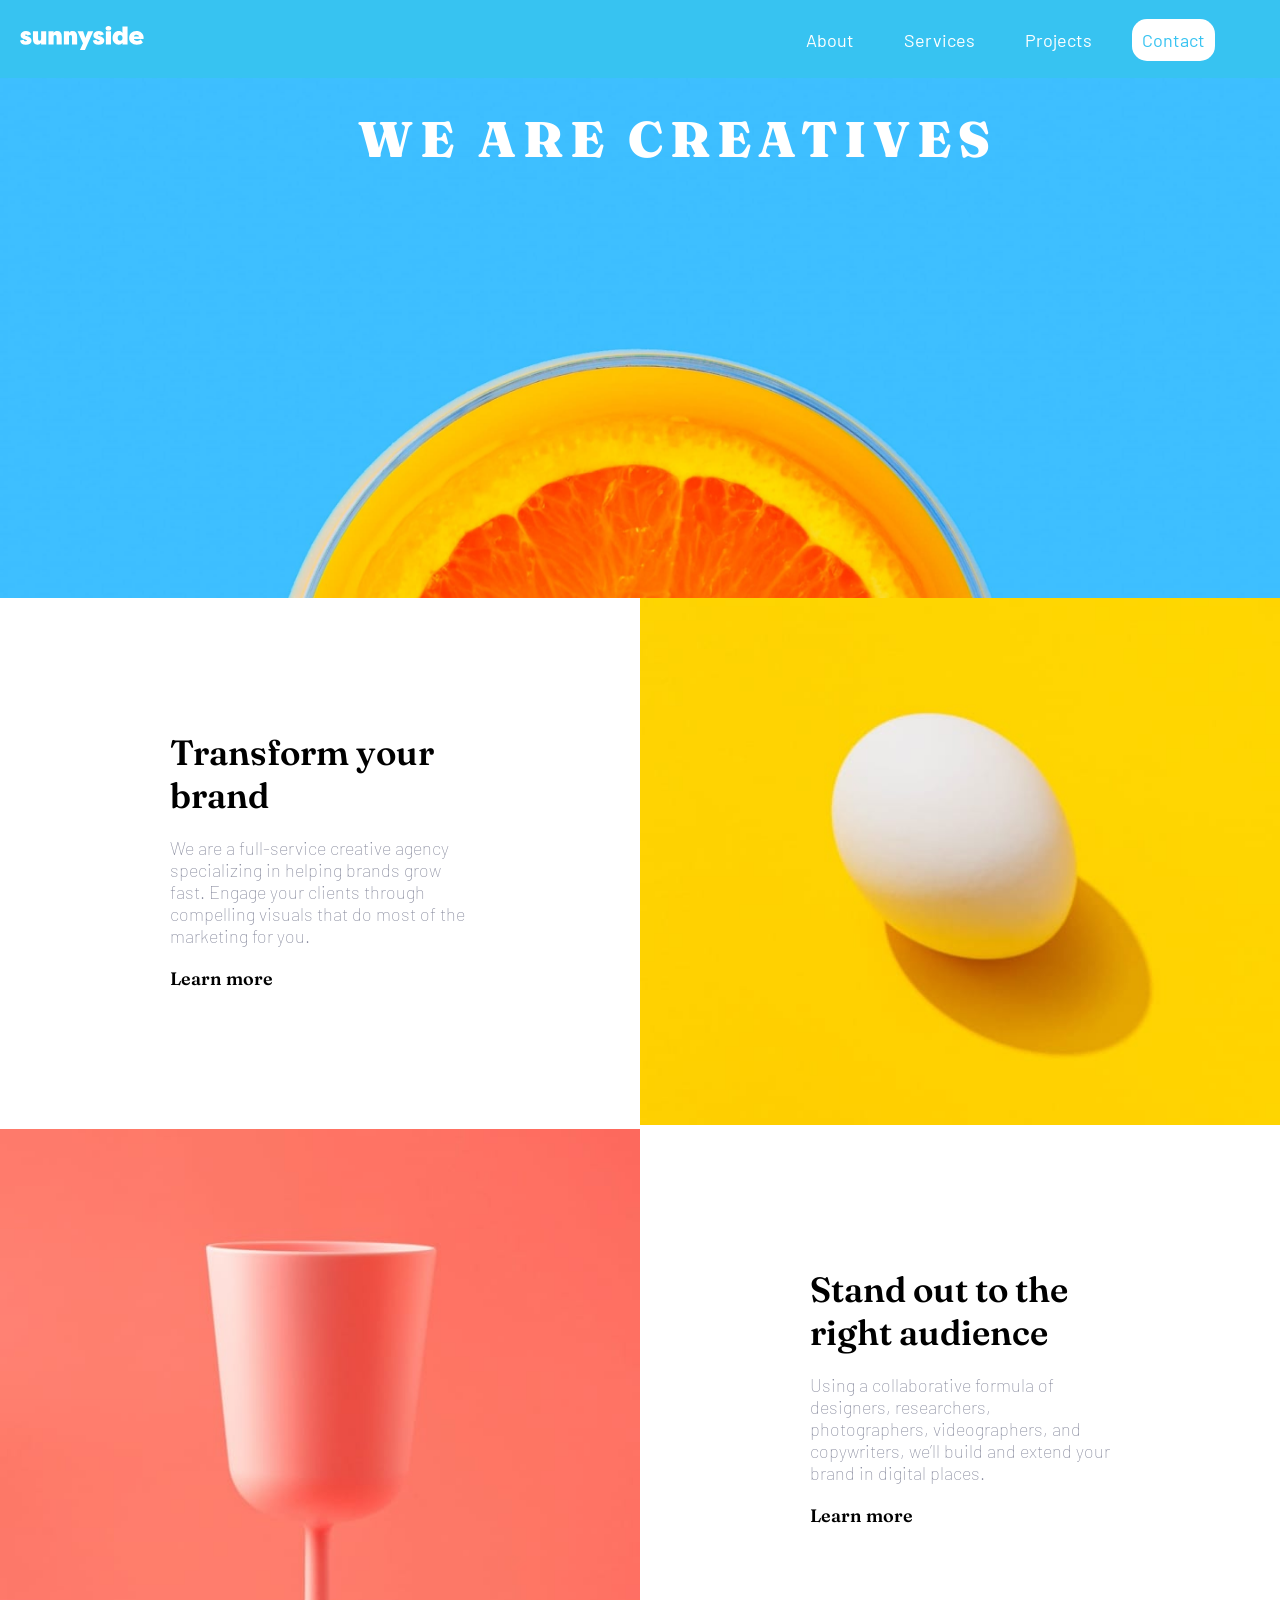
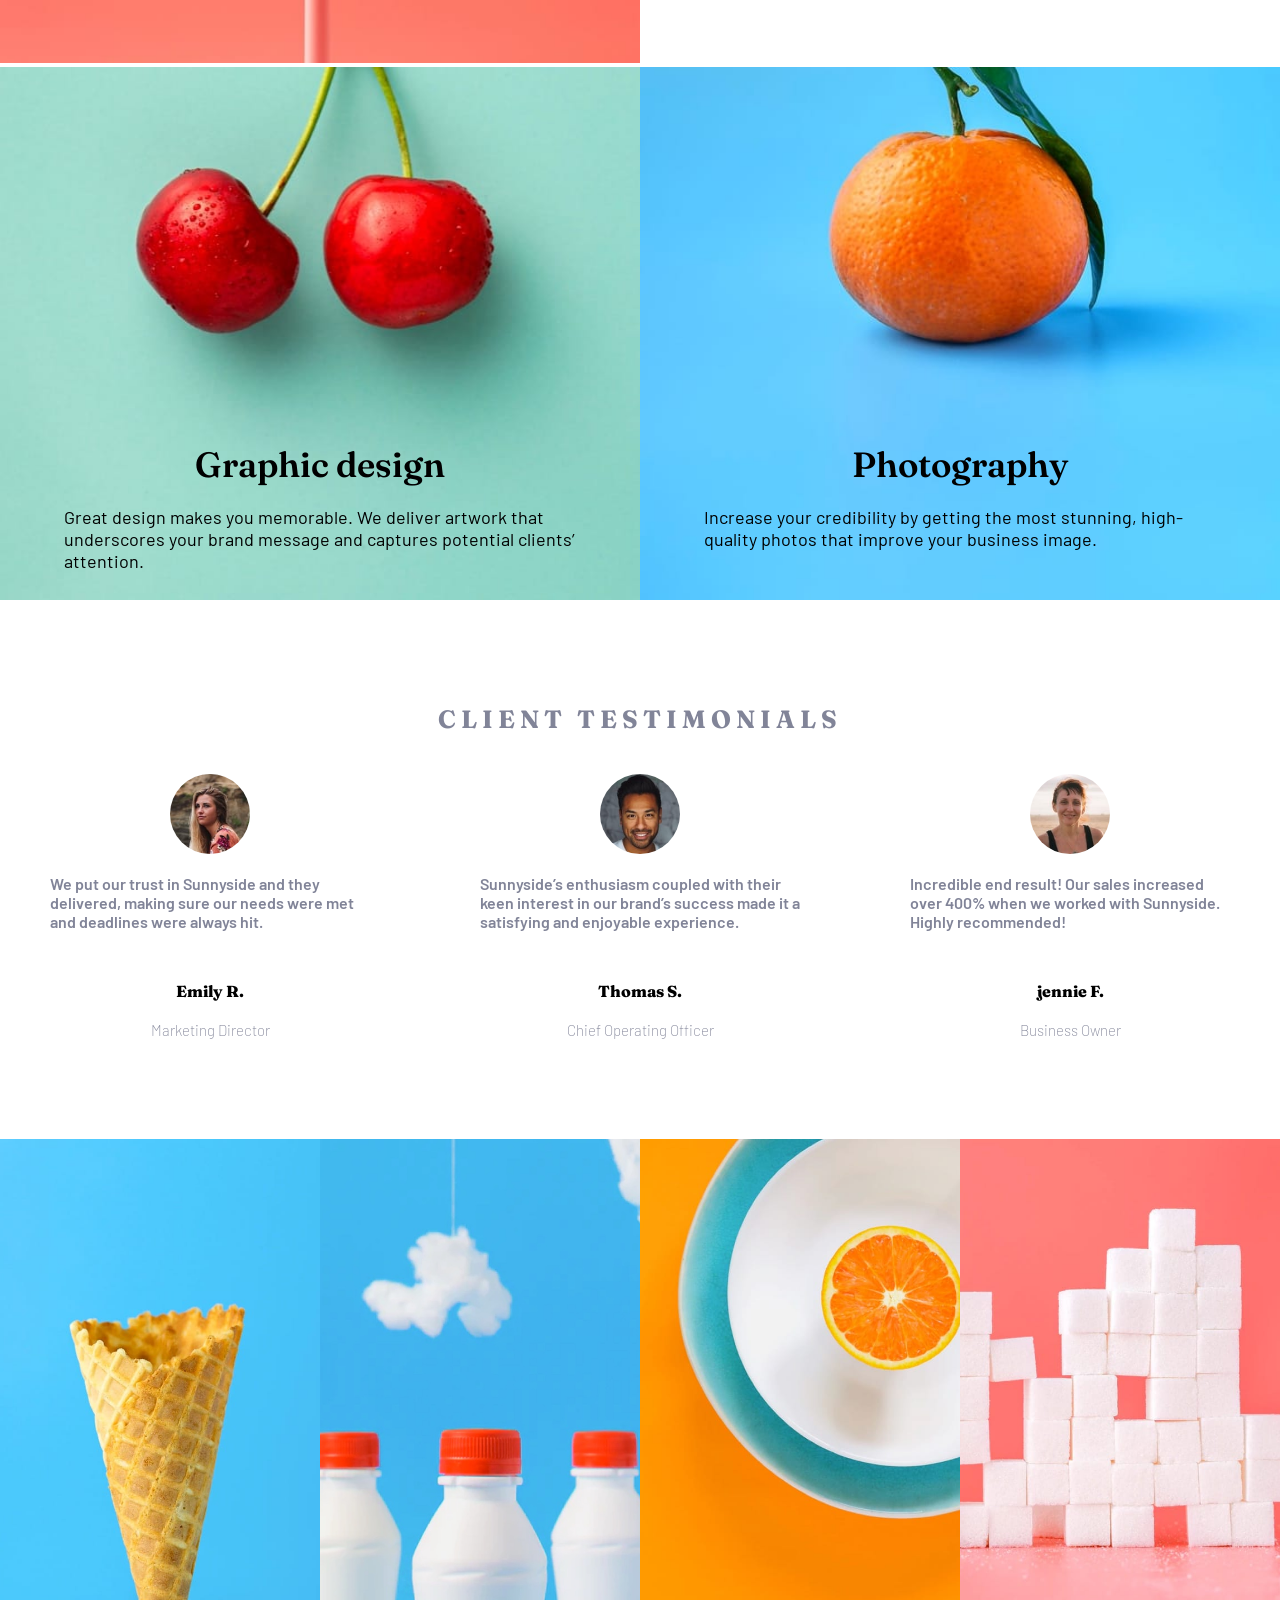
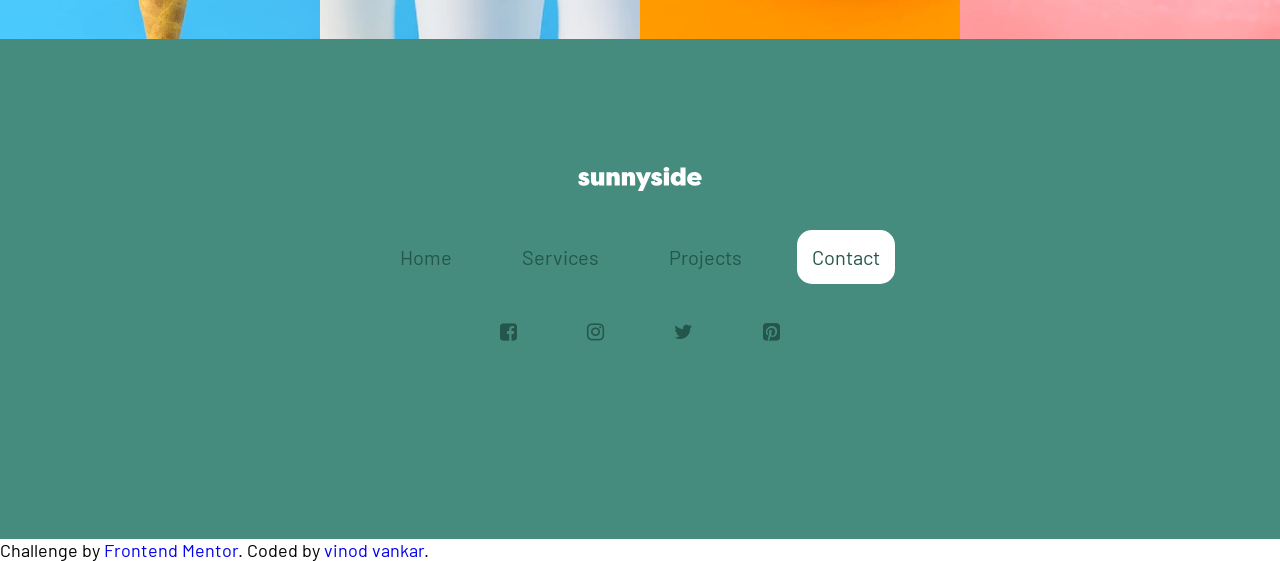
<file: index.html>
<!DOCTYPE html>
<html lang="en">
<head>
  <meta charset="UTF-8">
  <meta name="viewport" content="width=device-width, initial-scale=1.0">

  <link rel="icon" type="image/png" sizes="32x32" href="./images/favicon-32x32.png">
  <link rel="stylesheet" href="https://cdnjs.cloudflare.com/ajax/libs/font-awesome/4.7.0/css/font-awesome.min.css" integrity="sha512-SfTiTlX6kk+qitfevl/7LibUOeJWlt9rbyDn92a1DqWOw9vWG2MFoays0sgObmWazO5BQPiFucnnEAjpAB+/Sw==" crossorigin="anonymous" referrerpolicy="no-referrer" />
  <link rel="stylesheet" href="./css/style.css">
  
  <title>Frontend Mentor | Sunnyside agency landing page</title>
</head>
<body>
  <seaction class="first_section">
    <header class="header">
      <div class="logo"><a href="#"><img src="./images/logo.svg" alt="logo"></a></div>
      <nav class="navlinks">
        <ul class="navlink_ul">
          <li class="navlink"><a href="about">About</a></li>
          <li class="navlink"><a href="services">Services</a></li>
          <li class="navlink"><a href="projects">Projects</a></li>
          <li class="navlink active"><a href="contact">Contact</a></li>
        </ul>
        </div>
      </nav>
      <div class="hamburger"><i class="fa fa-bars" aria-hidden="true"></i>
    </header>
    <div class="heading_arrow">
      <!-- <img src="./images/icon-arrow-down.svg" alt="" class="heading_arrow_img"> -->
    </div>
    <div class="heading_desktop_img">
      <div class="main_heading">We are creatives</div>
      <img src="./images/desktop/image-header.jpg" alt="">
    </div>
  </seaction>

  <!-- second second -->
  <section class="second_section">
    <div class="img_1_content">
      <p class="heading">Transform your <br/> brand</p>
      <p class="content"> We are a full-service creative agency specializing in helping brands grow fast.
        Engage your clients through compelling visuals that do most of the marketing for you.
      </p>
      <p class="learn_more">
        Learn more
      </p>
    </div>
    <div class="img_1_div">
      <img src="./images/desktop/image-transform.jpg" alt="">
    </div>
  </section>


  <!-- Third second -->
  <section class="second_section section_3">
    <div class="img_1_div">
      <img src="./images/desktop/image-stand-out.jpg" alt="">
    </div>
    <div class="img_1_content">
      <p class="heading">  Stand out to the <br/> right audience</p>
      <p class="content">   Using a collaborative formula of designers, researchers, photographers, videographers, and copywriters, we’ll build and extend your brand in digital places.
      <p class="learn_more">
        Learn more
      </p>
    </div>
    
  </section>

  <!-- Third second -->
  <section class="second_section sec_3">
    <div class="img_2_div">
      <img src="./images/desktop/image-graphic-design.jpg" alt="">
      <div class="third_div_content">
        <p class="heading">
          Graphic design
        </p>
        <p class="content">
          Great design makes you memorable. We deliver artwork that underscores your brand message and captures potential clients’ attention.
        </p>
      </div>
    </div>
    <div class="img_2_div">
      <img src="./images/desktop/image-photography.jpg" alt="">
      <div class="third_div_content_2">
        <p class="heading">
          Photography
        </p>
        <p class="content">
          Increase your credibility by getting the most stunning, high-quality photos that improve your business image.
        </p>
      </div>
    </div>
  </section>

  <section class="testimonial_section">

    <h2 class="heading">Client testimonials</h2>

    <div class="testimonials_container">
      <div class="testimonial">
        <img src="./images/image-emily.jpg" alt="emily image">
        <p class="testimonial_content">
          We put our trust in Sunnyside and they delivered, making sure our needs were met and deadlines were always hit.
        </p>
        <p class="testimonial_name">Emily R.</p>
        <p class="testimonial_position">Marketing Director</p>
      </div>

      <div class="testimonial">
        <img src="./images/image-thomas.jpg" alt="Thomas image">
        <p class="testimonial_content">
          Sunnyside’s enthusiasm coupled with their keen interest in our brand’s success made it a satisfying and enjoyable experience.
        </p>
        <p class="testimonial_name">Thomas S.</p>
        <p class="testimonial_position">Chief Operating Officer</p>
      </div>

      <div class="testimonial">
        <img src="./images/image-jennie.jpg" alt="jennie image">
        <p class="testimonial_content">
          Incredible end result! Our sales increased over 400% when we worked with Sunnyside. Highly recommended!
        </p>
        <p class="testimonial_name">jennie F.</p>
        <p class="testimonial_position">Business Owner</p>
      </div>
    </div>
  </section>

  <section class="footer_section">
    <div class="footer_images">
     <img src="./images/desktop/image-gallery-cone.jpg" alt="gallery">
     <img src="./images/desktop/image-gallery-milkbottles.jpg" alt="gallery">
     <img src="./images/desktop/image-gallery-orange.jpg" alt="gallery">
     <img src="./images/desktop/image-gallery-sugarcubes.jpg" alt="gallery">
    </div>
  </section>

  <footer class="footer">
    <div class="footer_container">
      <div class="logo"><img src="./images/logo.svg"  alt="image"></div>
      <ul class="footer_navlinks">
        <li class="footer_navlink"><a href="home">Home</a></li>
        <li class="footer_navlink"><a href="services">Services</a></li>
        <li class="footer_navlink"><a href="projects">Projects</a></li>
        <li class="footer_navlink active"><a href="projects">Contact</a></li>
      </ul>
      <ul class="footer_social_links">
        <li class="footer_social_link"><a href="#"><i class="fa fa-facebook-square" aria-hidden="true"></i>
        </a></li>
        <li class="footer_social_link"><a href="#"><i class="fa fa-instagram" aria-hidden="true"></i>
        </a></li>
        <li class="footer_social_link"><a href="#"><i class="fa fa-twitter" aria-hidden="true"></i>
        </a></li>
        <li class="footer_social_link"><a href="#"><i class="fa fa-pinterest-square" aria-hidden="true"></i>
        </a></li>
      </ul>
    </div>
  </footer>

  <div class="attribution">
    Challenge by <a href="https://www.frontendmentor.io?ref=challenge" target="_blank">Frontend Mentor</a>. 
    Coded by <a href="https://github.com/vinodvankar/frontend_challenge" target="_blank">vinod vankar</a>.
  </div>
  <script src="./js/script.js"></script>
</body>
</html>
</file>
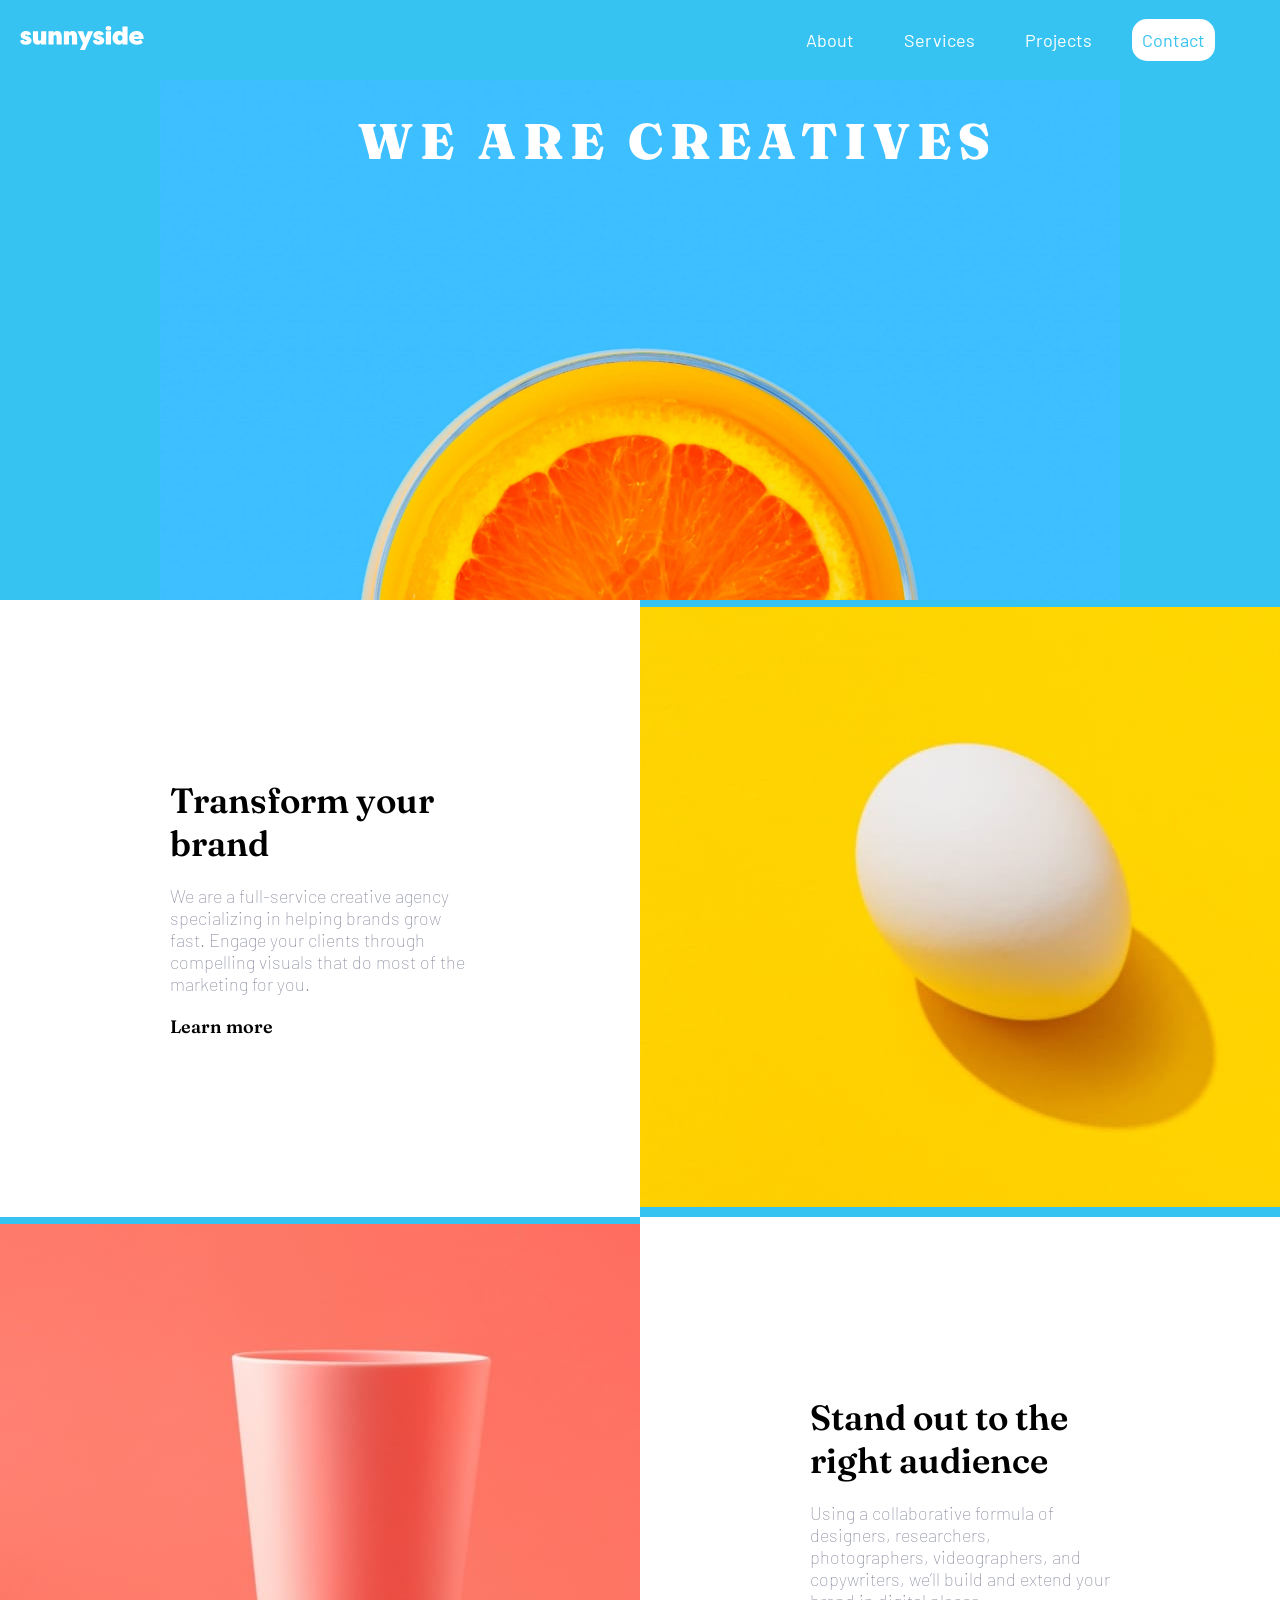
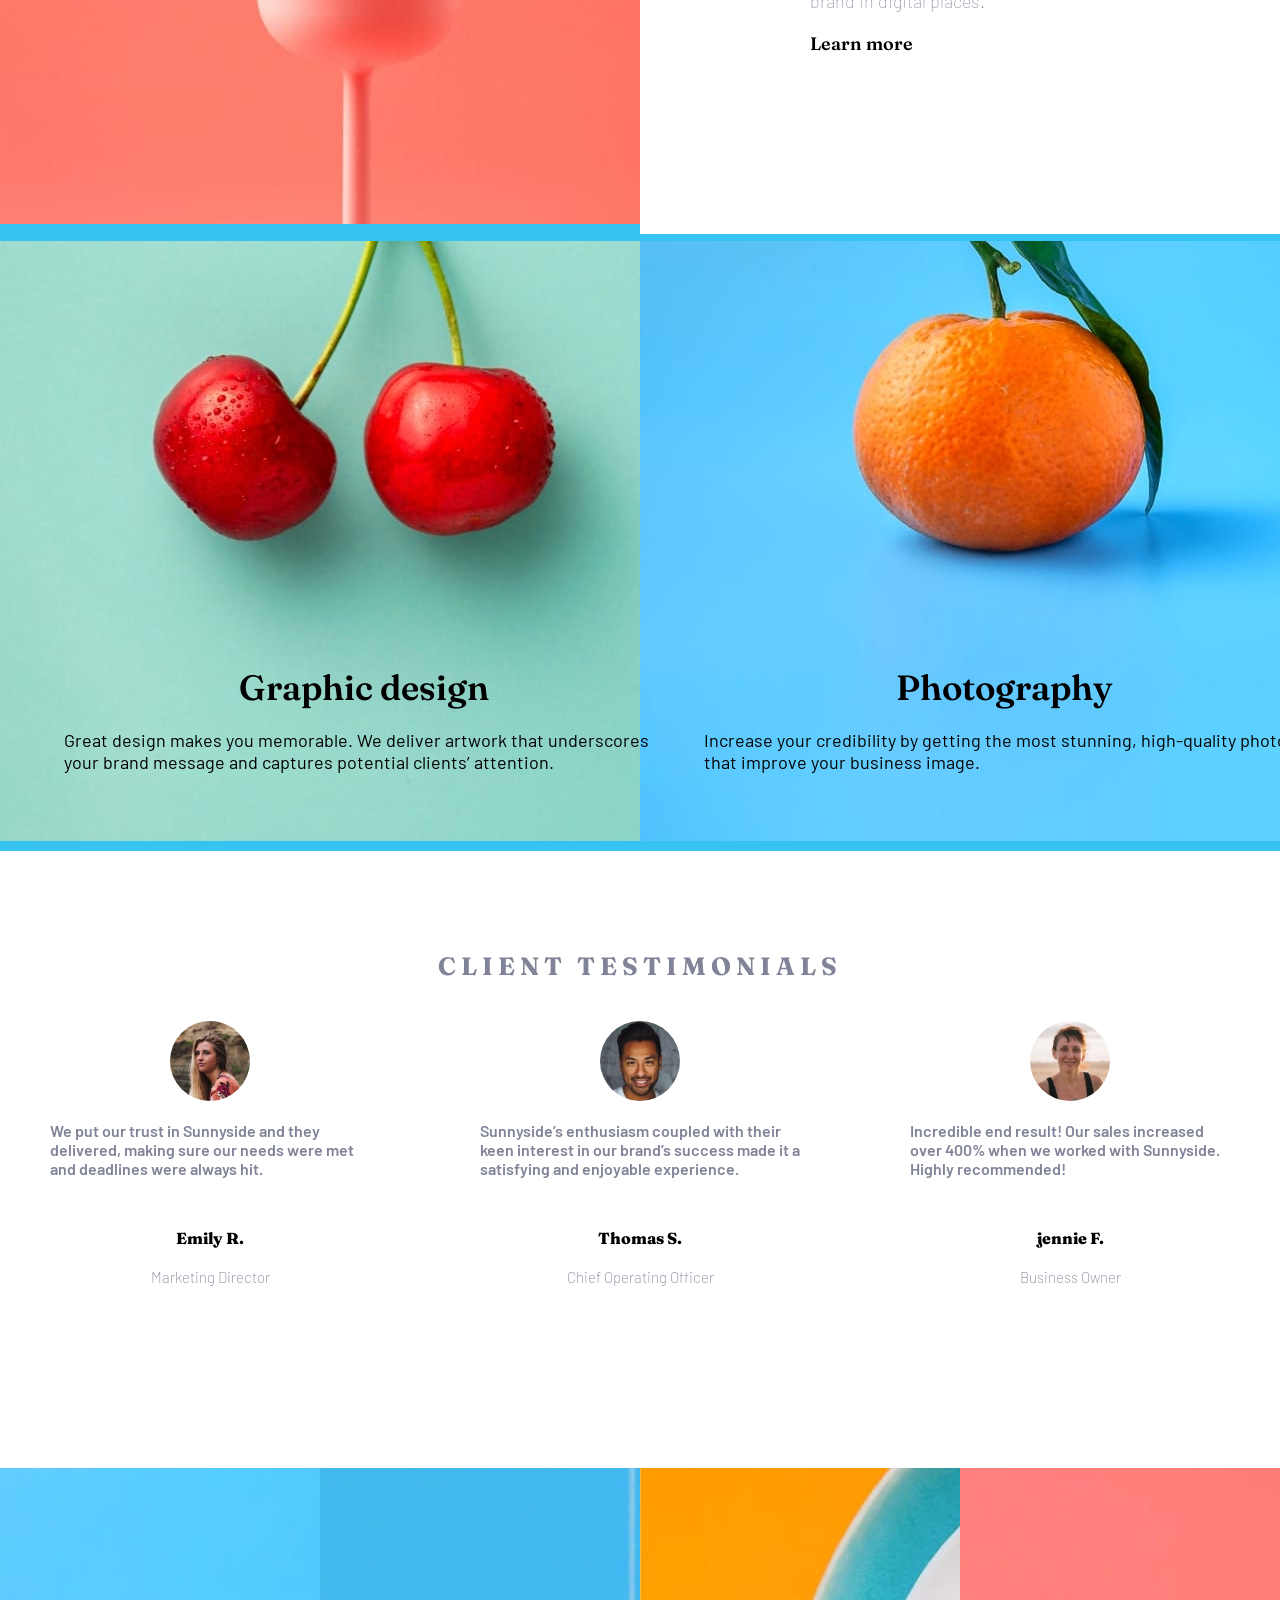
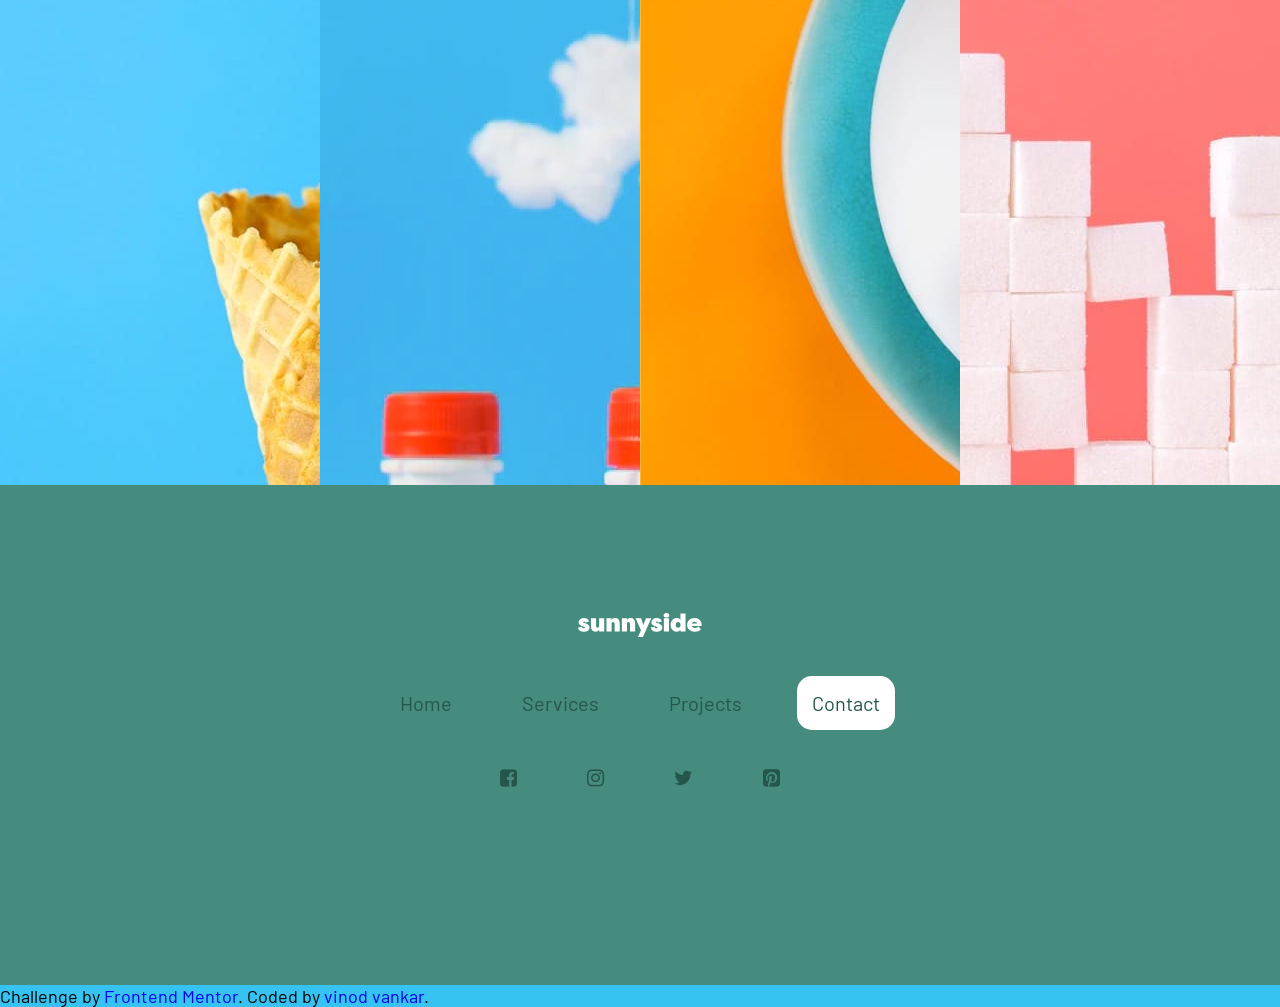
<file: sunnyside-agency-landing-page-main/index.html>
<!DOCTYPE html>
<html lang="en">
<head>
  <meta charset="UTF-8">
  <meta name="viewport" content="width=device-width, initial-scale=1.0">

  <link rel="icon" type="image/png" sizes="32x32" href="./images/favicon-32x32.png">
  <link rel="stylesheet" href="https://cdnjs.cloudflare.com/ajax/libs/font-awesome/4.7.0/css/font-awesome.min.css" integrity="sha512-SfTiTlX6kk+qitfevl/7LibUOeJWlt9rbyDn92a1DqWOw9vWG2MFoays0sgObmWazO5BQPiFucnnEAjpAB+/Sw==" crossorigin="anonymous" referrerpolicy="no-referrer" />
  <link rel="stylesheet" href="./css/style.css">
  
  <title>Frontend Mentor | Sunnyside agency landing page</title>
</head>
<body>
  <seaction class="first_section">
    <header class="header">
      <div class="logo"><a href="#"><img src="./images/logo.svg" alt="logo"></a></div>
      <nav class="navlinks">
        <ul class="navlink_ul">
          <li class="navlink"><a href="about">About</a></li>
          <li class="navlink"><a href="services">Services</a></li>
          <li class="navlink"><a href="projects">Projects</a></li>
          <li class="navlink active"><a href="contact">Contact</a></li>
        </ul>
        </div>
      </nav>
      <div class="hamburger"><i class="fa fa-bars" aria-hidden="true"></i>
    </header>
    <div class="main_heading">We are creatives</div>
    <div class="heading_arrow">
      <!-- <img src="./images/icon-arrow-down.svg" alt="" class="heading_arrow_img"> -->
    </div>
    <div class="heading_desktop_img">
      <img src="./images/desktop/image-header.jpg" alt="">
    </div>
  </seaction>

  <!-- second second -->
  <section class="second_section">
    <div class="img_1_content">
      <p class="heading">Transform your <br/> brand</p>
      <p class="content"> We are a full-service creative agency specializing in helping brands grow fast.
        Engage your clients through compelling visuals that do most of the marketing for you.
      </p>
      <p class="learn_more">
        Learn more
      </p>
    </div>
    <div class="img_1_div">
      <img src="./images/desktop/image-transform.jpg" alt="">
    </div>
  </section>


  <!-- Third second -->
  <section class="second_section section_3">
    <div class="img_1_div">
      <img src="./images/desktop/image-stand-out.jpg" alt="">
    </div>
    <div class="img_1_content">
      <p class="heading">  Stand out to the <br/> right audience</p>
      <p class="content">   Using a collaborative formula of designers, researchers, photographers, videographers, and copywriters, we’ll build and extend your brand in digital places.
      <p class="learn_more">
        Learn more
      </p>
    </div>
    
  </section>

  <!-- Third second -->
  <section class="second_section sec_3">
    <div class="img_2_div">
      <img src="./images/desktop/image-graphic-design.jpg" alt="">
      <div class="third_div_content">
        <p class="heading">
          Graphic design
        </p>
        <p class="content">
          Great design makes you memorable. We deliver artwork that underscores your brand message and captures potential clients’ attention.
        </p>
      </div>
    </div>
    <div class="img_2_div">
      <img src="./images/desktop/image-photography.jpg" alt="">
      <div class="third_div_content_2">
        <p class="heading">
          Photography
        </p>
        <p class="content">
          Increase your credibility by getting the most stunning, high-quality photos that improve your business image.
        </p>
      </div>
    </div>
  </section>

  <section class="testimonial_section">

    <h2 class="heading">Client testimonials</h2>

    <div class="testimonials_container">
      <div class="testimonial">
        <img src="./images/image-emily.jpg" alt="emily image">
        <p class="testimonial_content">
          We put our trust in Sunnyside and they delivered, making sure our needs were met and deadlines were always hit.
        </p>
        <p class="testimonial_name">Emily R.</p>
        <p class="testimonial_position">Marketing Director</p>
      </div>

      <div class="testimonial">
        <img src="./images/image-thomas.jpg" alt="Thomas image">
        <p class="testimonial_content">
          Sunnyside’s enthusiasm coupled with their keen interest in our brand’s success made it a satisfying and enjoyable experience.
        </p>
        <p class="testimonial_name">Thomas S.</p>
        <p class="testimonial_position">Chief Operating Officer</p>
      </div>

      <div class="testimonial">
        <img src="./images/image-jennie.jpg" alt="jennie image">
        <p class="testimonial_content">
          Incredible end result! Our sales increased over 400% when we worked with Sunnyside. Highly recommended!
        </p>
        <p class="testimonial_name">jennie F.</p>
        <p class="testimonial_position">Business Owner</p>
      </div>
    </div>
  </section>

  <section class="footer_section">
    <div class="footer_images">
     <img src="./images/desktop/image-gallery-cone.jpg" alt="gallery">
     <img src="./images/desktop/image-gallery-milkbottles.jpg" alt="gallery">
     <img src="./images/desktop/image-gallery-orange.jpg" alt="gallery">
     <img src="./images/desktop/image-gallery-sugarcubes.jpg" alt="gallery">
    </div>
  </section>

  <footer class="footer">
    <div class="footer_container">
      <div class="logo"><img src="./images/logo.svg"  alt="image"></div>
      <ul class="footer_navlinks">
        <li class="footer_navlink"><a href="home">Home</a></li>
        <li class="footer_navlink"><a href="services">Services</a></li>
        <li class="footer_navlink"><a href="projects">Projects</a></li>
        <li class="footer_navlink active"><a href="projects">Contact</a></li>
      </ul>
      <ul class="footer_social_links">
        <li class="footer_social_link"><a href="#"><i class="fa fa-facebook-square" aria-hidden="true"></i>
        </a></li>
        <li class="footer_social_link"><a href="#"><i class="fa fa-instagram" aria-hidden="true"></i>
        </a></li>
        <li class="footer_social_link"><a href="#"><i class="fa fa-twitter" aria-hidden="true"></i>
        </a></li>
        <li class="footer_social_link"><a href="#"><i class="fa fa-pinterest-square" aria-hidden="true"></i>
        </a></li>
      </ul>
    </div>
  </footer>

  <div class="attribution">
    Challenge by <a href="https://www.frontendmentor.io?ref=challenge" target="_blank">Frontend Mentor</a>. 
    Coded by <a href="https://github.com/vinodvankar/frontend_challenge" target="_blank">vinod vankar</a>.
  </div>
  <script src="./js/script.js"></script>
</body>
</html>
</file>
<file: css/style.css>
@import url("https://fonts.googleapis.com/css2?family=Barlow:ital,wght@1,600&family=Fraunces:ital,wght@0,900;1,700&display=swap");

:root {
  --soft-red: hsl(7, 99%, 70%);
  --yellow: hsl(51, 100%, 49%);
  --Dark_desaturated_cyan: hsl(167, 40%, 24%);
  --Dark_moderate_cyan_footer: hsl(168, 34%, 41%);
  --Dark_blue: hsl(198, 62%, 26%);
  --blue: #37c3f1;
  --very_dark_desatureated_blue: hsl(212, 27%, 19%);
  --very_dark_grayish_blue: hsl(213, 9%, 39%);
  --Dark_grayish_blue: hsl(232, 10%, 55%);
  --grayish_blue: hsl(210, 4%, 67%);
  --white: #fff;
  --barlow_font_family: "Barlow", sans-serif;
  --franuces_font_family: "Fraunces", serif;
}
*,
*::before,
*::after {
  margin: 0;
  padding: 0;
  box-sizing: border-box;
}
body {
  font-size: 18px;
  font-family: var(--barlow_font_family);
}
/* global styles */
ul {
  list-style-type: none;
}
a {
  text-decoration: none;
}
img {
  max-width: 100%;
  height: auto;
}
section {
  max-width: 100vw;
  margin: 0;
  overflow: hidden;
}

/* header */
.header {
  display: flex;
  align-items: center;
  justify-content: space-between;
  min-height: 5rem;
  position: relative;
  background-color: var(--blue);
}
.header .logo {
  margin-left: 20px;
}
.navlinks {
  margin-right: 50px;
}
.navlink_ul {
  display: flex;
  align-items: center;
  list-style: none;
}
/* section {
  height: 617px;
} */
section > div {
  min-width: 50%;
}
/* .navlink_ul .navlink {
  margin: 0 10px;
} */
.navlink:hover a {
  background-color: var(--white);
  color: var(--very_dark_desatureated_blue);
  border-radius: 15px;
  padding: 10px 10px;
}
.navlink a {
  color: var(--white);
  padding: 10px 10px;
  margin: 0 15px;
  transition: 0.2s all ease-in-out;
}
.active a {
  background-color: var(--white);
  color: var(--blue);
  border-radius: 15px;
  padding: 10px 10px;
}
/* home page */
.main_heading {
  position: absolute;
  font-family: "Fraunces";
  letter-spacing: 7px;
  font-weight: 900;
  font-size: 50px;
  color: white;
  margin-top: 20px;
  margin-bottom: 10px;
  padding-top: 10px;
  z-index: 2;
  left: 28%;
  text-transform: uppercase;
}
.heading_arrow {
  width: 100%;
}
.heading_arrow img {
  position: absolute;
  z-index: 2;
  top: 45%;
  width: 40px;
  height: 40px;
}
.heading_desktop_img {
  width: 100%;
  margin: 0 auto;
  position: relative;
  margin-bottom: -10px;
  margin-top: -2px;
}
.heading_desktop_img img {
  width: 100%;
  height: calc(600px - 5rem);
  object-fit: cover;
}

/* second section */

.second_section {
  display: flex;
  /* align-items: center; */
  justify-content: center;
}
.img_1_content {
  width: 100%;
  background-color: var(--white);
  display: flex;
  align-items: center;
  justify-content: center;
  flex-direction: column;
}
.img_1_content .heading {
  width: 300px;
  font-family: var(--franuces_font_family);
  font-weight: 600;
  font-size: 35px;
}
.img_1_content .content {
  font-family: var(--barlow_font_family);
  width: 300px;
  color: var(--Dark_grayish_blue);
  font-weight: 100;
  font-size: 18px;
  margin-top: 20px;
}
.learn_more {
  margin-top: 20px;
  width: 300px;
  font-family: var(--franuces_font_family);
  font-weight: 600;
  font-size: 18px;
}

/* third div */
.sec_3 {
  position: relative;
}
.third_div_content {
  position: absolute;
  top: 70%;
  left: 5%;
  width: 40%;
}
.third_div_content_2 {
  position: absolute;
  width: 40%;
  left: 55%;
  top: 70%;
}
.third_div_content .heading,
.third_div_content_2 .heading {
  font-family: var(--franuces_font_family);
  font-weight: 600;
  font-size: 35px;
  text-align: center;
  margin-bottom: 20px;
}

/* testimonial section */
.testimonial_section {
  background-color: var(--white);
  padding: 100px 0;
}
.testimonial_section .heading {
  font-family: var(--franuces_font_family);
  font-weight: 700;
  font-size: 25px;
  text-align: center;
  color: var(--Dark_grayish_blue);
  text-transform: uppercase;
  letter-spacing: 5px;
  margin-bottom: 40px;
}
.testimonials_container {
  display: grid;
  grid-template-columns: repeat(3, 1fr);
  gap: 10px;
}
.testimonial {
  display: flex;
  align-items: center;
  justify-content: center;
  flex-direction: column;
  margin: 0 50px;
}
.testimonial img {
  border-radius: 50%;
  min-width: 80px;
  height: 80px;
  margin-bottom: 20px;
}
.testimonial_content {
  font-family: var(--barlow_font_family);
  font-size: 16px;
  color: var(--Dark_grayish_blue);
  font-weight: 600;
  margin-bottom: 50px;
}
.testimonial_name {
  font-family: var(--franuces_font_family);
  font-weight: 800;
  font-size: 16px;
  margin-bottom: 20px;
}
.testimonial_position {
  font-family: var(--barlow_font_family);
  font-weight: 200;
  font-size: 15px;
  color: var(--Dark_grayish_blue);
}

/* footer section */

.footer_images {
  display: grid;
  grid-template-columns: repeat(4, 1fr);
}
.footer_images img {
  display: block;
  object-fit: cover;
  height: 500px;
}
.footer {
  min-height: 500px;
  background-color: var(--Dark_moderate_cyan_footer);
}
.footer_container {
  display: flex;
  align-items: center;
  justify-content: center;
  flex-direction: column;
  position: relative;
}
.footer_container .logo {
  margin-top: 10%;
}
/* .logo img {
  color: var(--Dark_desaturated_cyan);
} */
.footer_navlinks,
.footer_social_links {
  display: flex;
  align-items: center;
  justify-content: center;
  margin-top: 50px;
}
.footer_navlink a,
.footer_social_link a {
  font-size: 20px;
  margin: 0 20px;
  color: var(--Dark_desaturated_cyan);
  padding: 15px;
}

.footer_social_link:hover a {
  background-color: var(--Dark_desaturated_cyan);
  color: var(--white);
  padding: 15px;
  border-radius: 50%;
}
/* hamburder menu*/
.hamburger {
  display: none;
  padding: 20px;
  font-size: 30px;
  color: var(--white);
  cursor: pointer;
}
@media screen and (max-width: 767px) {
  section {
    height: unset;
  }
  section > div {
    width: 100%;
  }

  .hamburger {
    display: block;
  }
  .navlinks {
    position: absolute;
    top: 20px;
    background-color: var(--white);
  }
  .main_heading {
    font-size: 35px;
  }
  .second_section {
    flex-direction: column-reverse;
  }
  .second_section .img_1_content {
    padding: 60px 0;
    z-index: 1;
  }
  .second_section .img_1_div {
    z-index: 1;
    background-size: cover;
    width: 100%;
  }
  .second_section:nth-child(2) {
    flex-direction: column;
  }
  .section_3 .img_1_div {
    background-size: cover;
    width: 100%;
  }
  .sec_3 .third_div_content {
    top: 82%;
    left: 17%;
    width: 500px;
  }
  .sec_3 .third_div_content_2 {
    width: 500px;
    left: 22%;
    top: 35%;
  }
  .sec_3 .img_2_div img {
    background-size: cover;
    max-width: 100%;
  }
  .testimonials_container {
    grid-template-columns: 1fr;
  }
  .testimonial {
    margin: 0 auto;
    width: 350px;
    padding: 30px 0;
  }
  .footer_images {
    grid-template-columns: repeat(2, 1fr);
  }
  .navlinks {
    position: absolute;
    background-color: white;
    width: 300px;
    height: 350px;
    justify-content: center;
    align-items: center;
    top: 40px;
    left: 50%;
    transform: translateX(-250%);
    z-index: 1000;
    border-radius: 5px;
    margin-top: 60px;
    padding-top: 20px;
  }
  .navlinks.menu_toggle {
    transform: translateX(-50%);
  }
  .navlink_ul {
    flex-direction: column;
  }

  .navlink a {
    display: block;
    margin: 15px 0;
    color: #000;
    background-color: transparent;
  }
  .navlink a:hover {
    background-color: var(--yellow);
    color: var(--very_dark_desatureated_blue);
    border-radius: 15px;
    padding: 10px 10px;
  }
  .active a {
    background-color: var(--yellow);
    color: var(--very_dark_desatureated_blue);
    border-radius: 15px;
    padding: 10px 10px;
  }
  .footer_navlinks {
    flex-direction: column;
  }
  .footer_navlinks .footer_navlink {
    margin: 10px 0;
  }
  .footer_social_link a {
    padding: 0;
  }
}
</file>
<file: sunnyside-agency-landing-page-main/css/style.css>
@import url("https://fonts.googleapis.com/css2?family=Barlow:ital,wght@1,600&family=Fraunces:ital,wght@0,900;1,700&display=swap");

:root {
  --soft-red: hsl(7, 99%, 70%);
  --yellow: hsl(51, 100%, 49%);
  --Dark_desaturated_cyan: hsl(167, 40%, 24%);
  --Dark_moderate_cyan_footer: hsl(168, 34%, 41%);
  --Dark_blue: hsl(198, 62%, 26%);
  --blue: #37c3f1;
  --very_dark_desatureated_blue: hsl(212, 27%, 19%);
  --very_dark_grayish_blue: hsl(213, 9%, 39%);
  --Dark_grayish_blue: hsl(232, 10%, 55%);
  --grayish_blue: hsl(210, 4%, 67%);
  --white: #fff;
  --barlow_font_family: "Barlow", sans-serif;
  --franuces_font_family: "Fraunces", serif;
}
*,
*::before,
*::after {
  margin: 0;
  padding: 0;
  box-sizing: border-box;
}
body {
  font-size: 18px;
  background-color: var(--blue);
  font-family: var(--barlow_font_family);
  /* min-height: 100vh; */
}
/* global styles */
ul {
  list-style-type: none;
}
a {
  text-decoration: none;
}
img {
  min-width: 100%;
  height: auto;
}
section {
  max-width: 100vw;
  margin: 0;
  overflow: hidden;
}
/* header */
.header {
  display: flex;
  align-items: center;
  justify-content: space-between;
  min-height: 5rem;
  position: relative;
}
.header .logo {
  margin-left: 20px;
}
.navlinks {
  margin-right: 50px;
}
.navlink_ul {
  display: flex;
  align-items: center;
  list-style: none;
}
section {
  height: 617px;
}
section > div {
  min-width: 50%;
}
/* .navlink_ul .navlink {
  margin: 0 10px;
} */
.navlink:hover a {
  background-color: var(--white);
  color: var(--very_dark_desatureated_blue);
  border-radius: 15px;
  padding: 10px 10px;
}
.navlink a {
  color: var(--white);
  padding: 10px 10px;
  margin: 0 15px;
  transition: 0.2s all ease-in-out;
}
.active a {
  background-color: var(--white);
  color: var(--blue);
  border-radius: 15px;
  padding: 10px 10px;
}
/* home page */
.main_heading {
  position: absolute;
  font-family: "Fraunces";
  letter-spacing: 7px;
  font-weight: 900;
  font-size: 50px;
  color: white;
  margin-top: 20px;
  margin-bottom: 10px;
  padding-top: 10px;
  z-index: 2;
  left: 28%;
  text-transform: uppercase;
}
.heading_arrow {
  width: 100%;
}
.heading_arrow img {
  position: absolute;
  z-index: 2;
  top: 45%;
  width: 40px;
  height: 40px;
}
.heading_desktop_img {
  width: 75%;
  margin: 0 auto;
  position: relative;
  margin-bottom: -4px;
}
.heading_desktop_img img {
  width: 100%;
  height: calc(600px - 5rem);
  object-fit: cover;
}

/* second section */

.second_section {
  display: flex;
  align-items: center;
  justify-content: center;
}
.img_1_content {
  width: 100%;
  background-color: var(--white);
  display: flex;
  align-items: center;
  justify-content: center;
  flex-direction: column;
  padding: 182px 0;
}
.img_1_content:nth-child(2) {
  padding: 183px 0;
}
.img_1_content .heading {
  width: 300px;
  font-family: var(--franuces_font_family);
  font-weight: 600;
  font-size: 35px;
}
.img_1_content .content {
  font-family: var(--barlow_font_family);
  width: 300px;
  color: var(--Dark_grayish_blue);
  font-weight: 100;
  font-size: 18px;
  margin-top: 20px;
}
.learn_more {
  margin-top: 20px;
  width: 300px;
  font-family: var(--franuces_font_family);
  font-weight: 600;
  font-size: 18px;
}

/* third div */
.sec_3 {
  position: relative;
}
.third_div_content {
  position: absolute;
  top: 70%;
  left: 5%;
  width: 600px;
}
.third_div_content_2 {
  position: absolute;
  width: 600px;
  left: 55%;
  top: 70%;
}
.third_div_content .heading,
.third_div_content_2 .heading {
  font-family: var(--franuces_font_family);
  font-weight: 600;
  font-size: 35px;
  text-align: center;
  margin-bottom: 20px;
}

/* testimonial section */
.testimonial_section {
  background-color: var(--white);
  padding: 100px 0;
}
.testimonial_section .heading {
  font-family: var(--franuces_font_family);
  font-weight: 700;
  font-size: 25px;
  text-align: center;
  color: var(--Dark_grayish_blue);
  text-transform: uppercase;
  letter-spacing: 5px;
  margin-bottom: 40px;
}
.testimonials_container {
  display: grid;
  grid-template-columns: repeat(3, 1fr);
  gap: 10px;
}
.testimonial {
  display: flex;
  align-items: center;
  justify-content: center;
  flex-direction: column;
  margin: 0 50px;
}
.testimonial img {
  border-radius: 50%;
  min-width: 80px;
  height: 80px;
  margin-bottom: 20px;
}
.testimonial_content {
  font-family: var(--barlow_font_family);
  font-size: 16px;
  color: var(--Dark_grayish_blue);
  font-weight: 600;
  margin-bottom: 50px;
}
.testimonial_name {
  font-family: var(--franuces_font_family);
  font-weight: 800;
  font-size: 16px;
  margin-bottom: 20px;
}
.testimonial_position {
  font-family: var(--barlow_font_family);
  font-weight: 200;
  font-size: 15px;
  color: var(--Dark_grayish_blue);
}

/* footer section */

.footer_images {
  display: grid;
  grid-template-columns: repeat(4, 1fr);
}
.footer_images img {
  display: block;
  object-fit: cover;
  height: 100%;
}
.footer {
  min-height: 500px;
  background-color: var(--Dark_moderate_cyan_footer);
}
.footer_container {
  display: flex;
  align-items: center;
  justify-content: center;
  flex-direction: column;
  position: relative;
}
.footer_container .logo {
  margin-top: 10%;
}
/* .logo img {
  color: var(--Dark_desaturated_cyan);
} */
.footer_navlinks,
.footer_social_links {
  display: flex;
  align-items: center;
  justify-content: center;
  margin-top: 50px;
}
.footer_navlink a,
.footer_social_link a {
  font-size: 20px;
  margin: 0 20px;
  color: var(--Dark_desaturated_cyan);
  padding: 15px;
}

.footer_social_link:hover a {
  background-color: var(--Dark_desaturated_cyan);
  color: var(--white);
  padding: 15px;
  border-radius: 50%;
}
/* hamburder menu*/
.hamburger {
  display: none;
  padding: 20px;
  font-size: 30px;
  color: var(--white);
  cursor: pointer;
}
@media screen and (max-width: 768px) {
  section {
    height: unset;
  }
  section > div {
    width: 100%;
  }

  .hamburger {
    display: block;
  }
  .navlinks {
    position: absolute;
    top: 20px;
    background-color: var(--white);
  }
  .heading_desktop_img {
    background-image: url("../images/mobile/image-header.jpg");
  }
  .second_section {
    flex-direction: column-reverse;
  }
  .second_section .img_1_content {
    padding: 60px 0;
    z-index: 1;
  }
  .second_section .img_1_div {
    z-index: 1;
    background-image: url("../images/mobile/image-transform.jpg");
    background-size: cover;
    width: 100%;
  }
  .second_section:nth-child(2) {
    flex-direction: column;
  }
  .section_3 .img_1_div {
    background-image: url("../images/mobile/image-stand-out.jpg");
    background-size: cover;
    width: 100%;
  }
  .sec_3 .third_div_content {
    top: 82%;
    left: 17%;
    width: 500px;
  }
  .sec_3 .third_div_content_2 {
    width: 500px;
    left: 22%;
    top: 35%;
  }
  .sec_3 .img_2_div img {
    background-size: cover;
    max-width: 767px;
  }
  .testimonials_container {
    grid-template-columns: 1fr;
  }
  .testimonial {
    margin: 0 auto;
    width: 350px;
    padding: 30px 0;
  }
  .footer_images {
    grid-template-columns: repeat(2, 1fr);
  }
  .navlinks {
    position: absolute;
    background-color: white;
    width: 500px;
    height: 350px;
    justify-content: center;
    align-items: center;
    top: 40px;
    left: 50%;
    transform: translateX(-200%);
    z-index: 1000;
    border-radius: 5px;
    margin-top: 60px;
    padding-top: 20px;
  }
  .navlinks.menu_toggle {
    transform: translateX(-50%);
  }
  .navlink_ul {
    flex-direction: column;
  }

  .navlink a {
    display: block;
    margin: 15px 0;
    color: #000;
    background-color: transparent;
  }
  .navlink a:hover {
    background-color: var(--yellow);
    color: var(--very_dark_desatureated_blue);
    border-radius: 15px;
    padding: 10px 10px;
  }
  .active a {
    background-color: var(--yellow);
    color: var(--very_dark_desatureated_blue);
    border-radius: 15px;
    padding: 10px 10px;
  }
}
</file>
